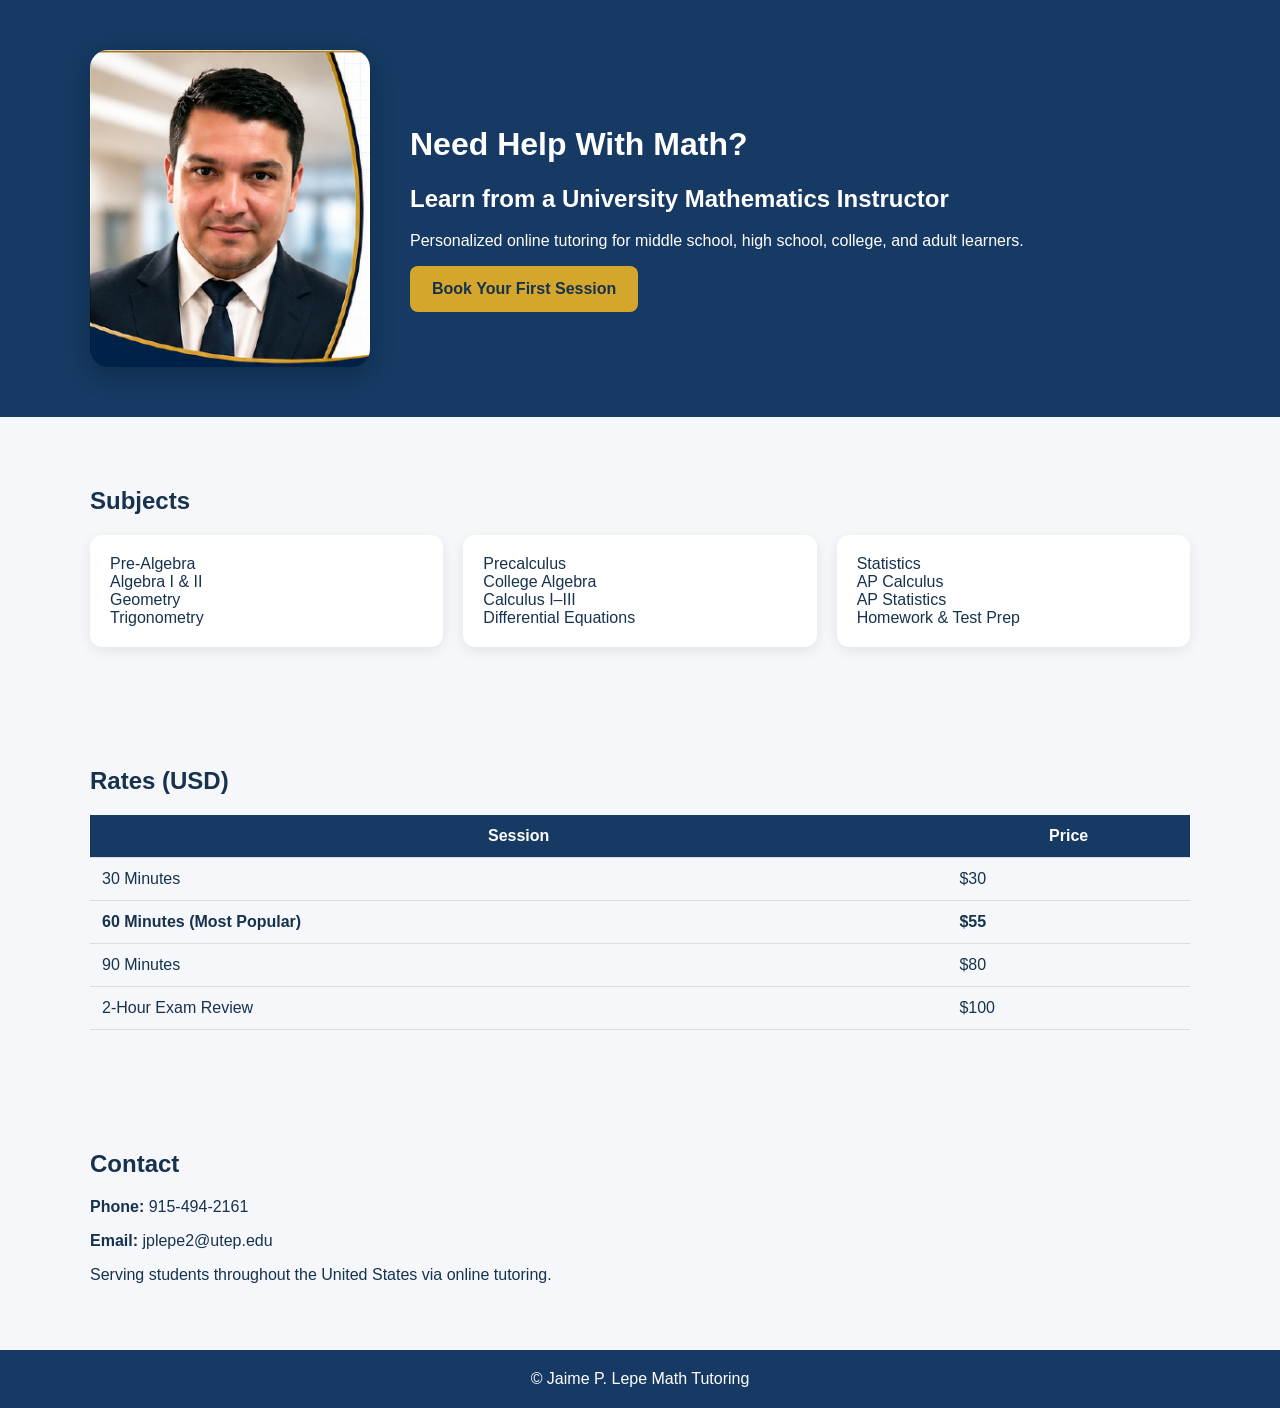
<file: index.html>
<!DOCTYPE html>
<html lang="en">
<head>
<meta charset="utf-8">
<meta name="viewport" content="width=device-width,initial-scale=1">
<title>Jaime P. Lepe Math Tutoring</title>
<style>
body{font-family:Arial,sans-serif;margin:0;background:#f5f7fb;color:#17324d}
header{background:#163a63;color:white;padding:50px 20px}
.wrap{max-width:1100px;margin:auto}
.hero{display:flex;gap:40px;align-items:center;flex-wrap:wrap}
.hero img{width:280px;border-radius:18px;box-shadow:0 8px 24px rgba(0,0,0,.25)}
.btn{display:inline-block;background:#d4a72c;color:#17324d;padding:14px 22px;border-radius:8px;text-decoration:none;font-weight:bold}
section{padding:50px 20px}
.cards{display:grid;grid-template-columns:repeat(auto-fit,minmax(260px,1fr));gap:20px}
.card{background:white;border-radius:12px;padding:20px;box-shadow:0 4px 14px rgba(0,0,0,.08)}
table{width:100%;border-collapse:collapse}
th,td{padding:12px;border-bottom:1px solid #ddd}
th{background:#163a63;color:#fff}
footer{background:#163a63;color:#fff;text-align:center;padding:20px}
</style>
</head>
<body>
<header>
<div class="wrap hero">
<img src="headshot.png" alt="Jaime P. Lepe">
<div>
<h1>Need Help With Math?</h1>
<h2>Learn from a University Mathematics Instructor</h2>
<p>Personalized online tutoring for middle school, high school, college, and adult learners.</p>
<a class="btn" href="#contact">Book Your First Session</a>
</div>
</div>
</header>

<section class="wrap">
<h2>Subjects</h2>
<div class="cards">
<div class="card">Pre‑Algebra<br>Algebra I & II<br>Geometry<br>Trigonometry</div>
<div class="card">Precalculus<br>College Algebra<br>Calculus I–III<br>Differential Equations</div>
<div class="card">Statistics<br>AP Calculus<br>AP Statistics<br>Homework & Test Prep</div>
</div>
</section>

<section class="wrap">
<h2>Rates (USD)</h2>
<table>
<tr><th>Session</th><th>Price</th></tr>
<tr><td>30 Minutes</td><td>$30</td></tr>
<tr><td><strong>60 Minutes (Most Popular)</strong></td><td><strong>$55</strong></td></tr>
<tr><td>90 Minutes</td><td>$80</td></tr>
<tr><td>2‑Hour Exam Review</td><td>$100</td></tr>
</table>
</section>

<section class="wrap" id="contact">
<h2>Contact</h2>
<p><strong>Phone:</strong> 915‑494‑2161</p>
<p><strong>Email:</strong> jplepe2@utep.edu</p>
<p>Serving students throughout the United States via online tutoring.</p>
</section>

<footer>© Jaime P. Lepe Math Tutoring</footer>
</body>
</html>
</file>
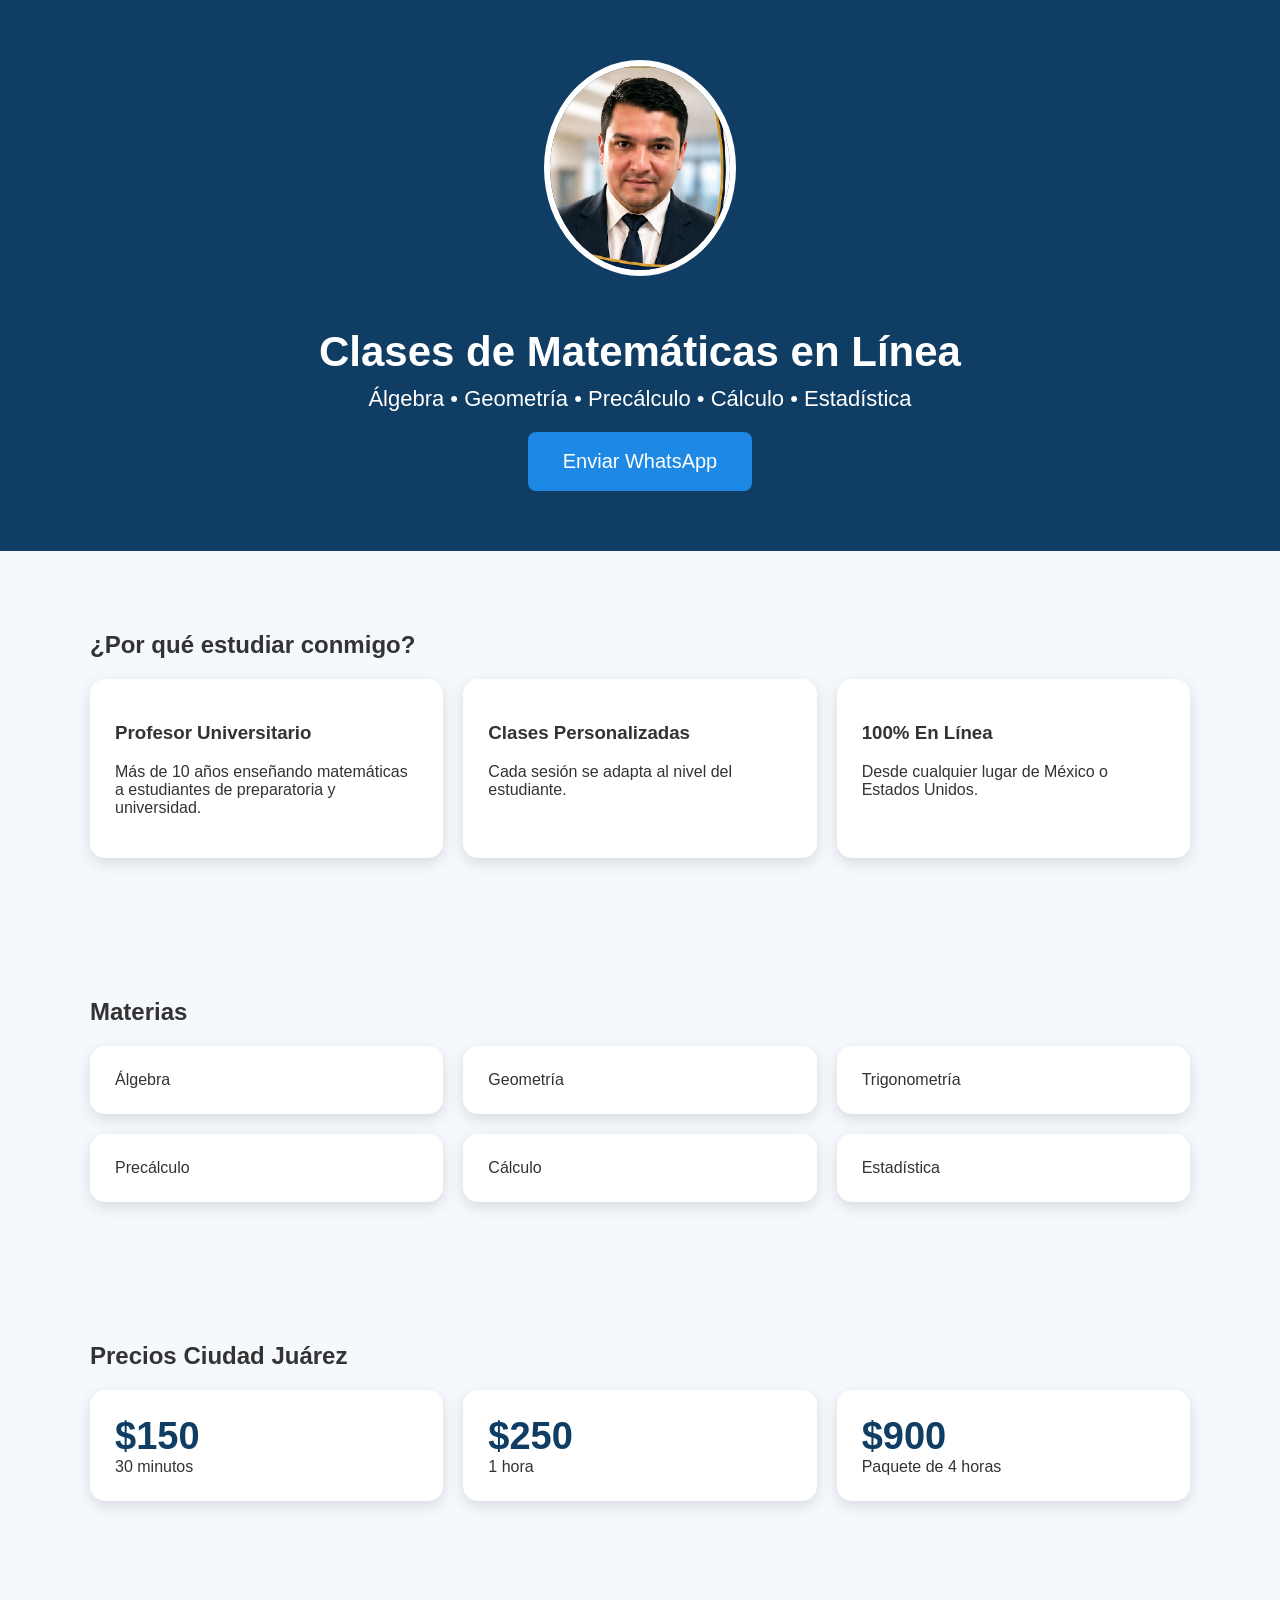
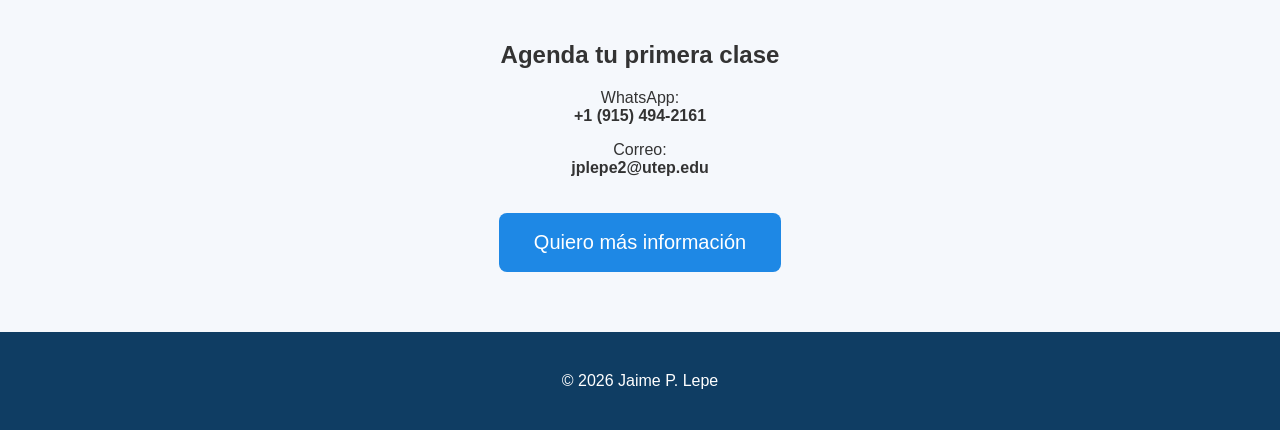
<file: es/index.html>
<!DOCTYPE html>
<html lang="es">
<head>
<meta charset="UTF-8">
<meta name="viewport" content="width=device-width, initial-scale=1.0">

<title>Jaime P. Lepe | Clases de Matemáticas</title>

<style>

body{
margin:0;
font-family:Arial,Helvetica,sans-serif;
background:#f5f8fc;
color:#333;
}

header{
background:#0f3d63;
color:white;
padding:60px 20px;
text-align:center;
}

header img{
width:180px;
border-radius:50%;
border:6px solid white;
margin-bottom:20px;
}

h1{
font-size:42px;
margin-bottom:10px;
}

.subtitle{
font-size:22px;
max-width:800px;
margin:auto;
}

section{
max-width:1100px;
margin:auto;
padding:60px 20px;
}

.cards{
display:flex;
flex-wrap:wrap;
gap:20px;
}

.card{
flex:1;
min-width:250px;
background:white;
padding:25px;
border-radius:15px;
box-shadow:0 5px 15px rgba(0,0,0,.12);
}

.price{
font-size:38px;
font-weight:bold;
color:#0f3d63;
}

.button{
display:inline-block;
background:#1e88e5;
color:white;
padding:18px 35px;
border-radius:8px;
text-decoration:none;
font-size:20px;
margin-top:20px;
}

footer{
background:#0f3d63;
color:white;
text-align:center;
padding:40px;
}

</style>

</head>

<body>

<header>

<img src="../headshot.png">

<h1>Clases de Matemáticas en Línea</h1>

<p class="subtitle">

Álgebra • Geometría • Precálculo • Cálculo • Estadística

</p>

<a class="button" href="https://wa.me/19154942161">

Enviar WhatsApp

</a>

</header>

<section>

<h2>¿Por qué estudiar conmigo?</h2>

<div class="cards">

<div class="card">

<h3>Profesor Universitario</h3>

<p>

Más de 10 años enseñando matemáticas a estudiantes de preparatoria y universidad.

</p>

</div>

<div class="card">

<h3>Clases Personalizadas</h3>

<p>

Cada sesión se adapta al nivel del estudiante.

</p>

</div>

<div class="card">

<h3>100% En Línea</h3>

<p>

Desde cualquier lugar de México o Estados Unidos.

</p>

</div>

</div>

</section>

<section>

<h2>Materias</h2>

<div class="cards">

<div class="card">Álgebra</div>

<div class="card">Geometría</div>

<div class="card">Trigonometría</div>

<div class="card">Precálculo</div>

<div class="card">Cálculo</div>

<div class="card">Estadística</div>

</div>

</section>

<section>

<h2>Precios Ciudad Juárez</h2>

<div class="cards">

<div class="card">

<div class="price">$150</div>

30 minutos

</div>

<div class="card">

<div class="price">$250</div>

1 hora

</div>

<div class="card">

<div class="price">$900</div>

Paquete de 4 horas

</div>

</div>

</section>

<section style="text-align:center;">

<h2>Agenda tu primera clase</h2>

<p>

WhatsApp:<br>

<strong>+1 (915) 494-2161</strong>

</p>

<p>

Correo:<br>

<strong>jplepe2@utep.edu</strong>

</p>

<a class="button" href="https://wa.me/19154942161">

Quiero más información

</a>

</section>

<footer>

© 2026 Jaime P. Lepe

</footer>

</body>
</html>
</file>
